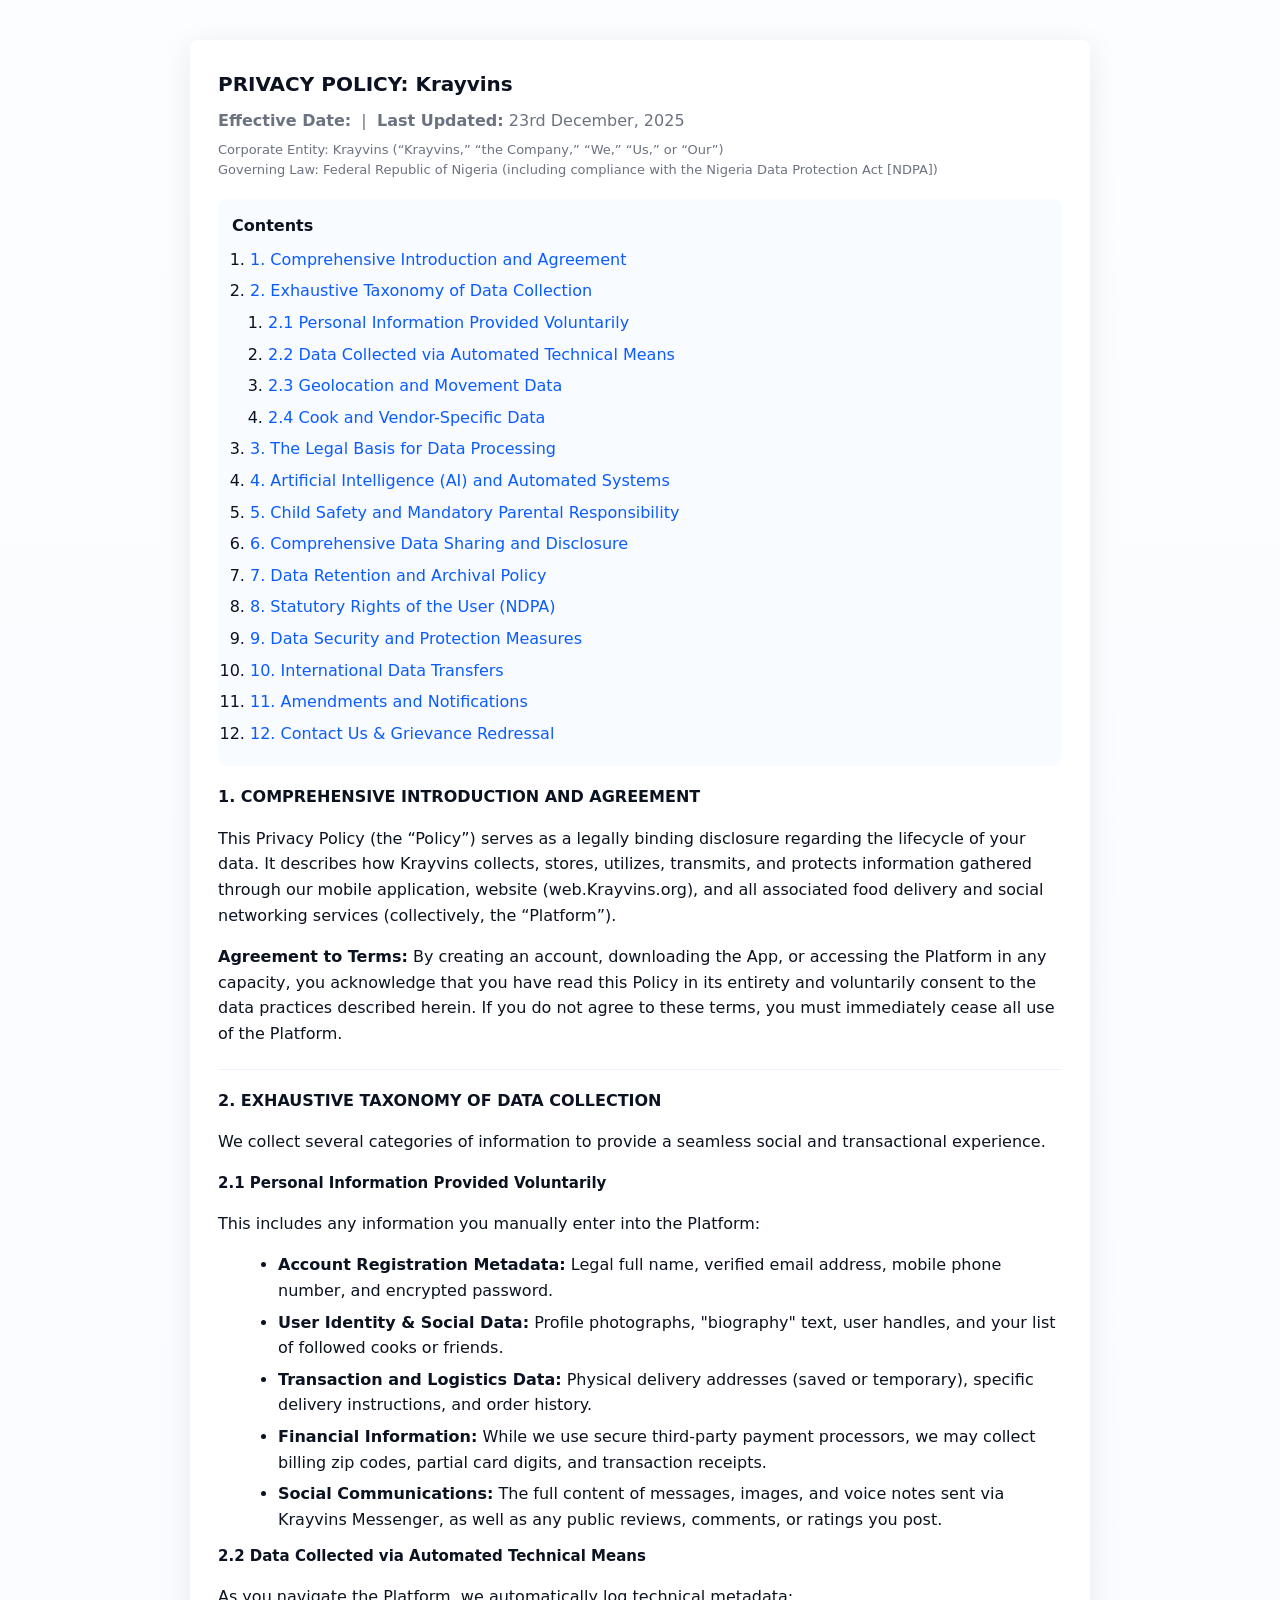
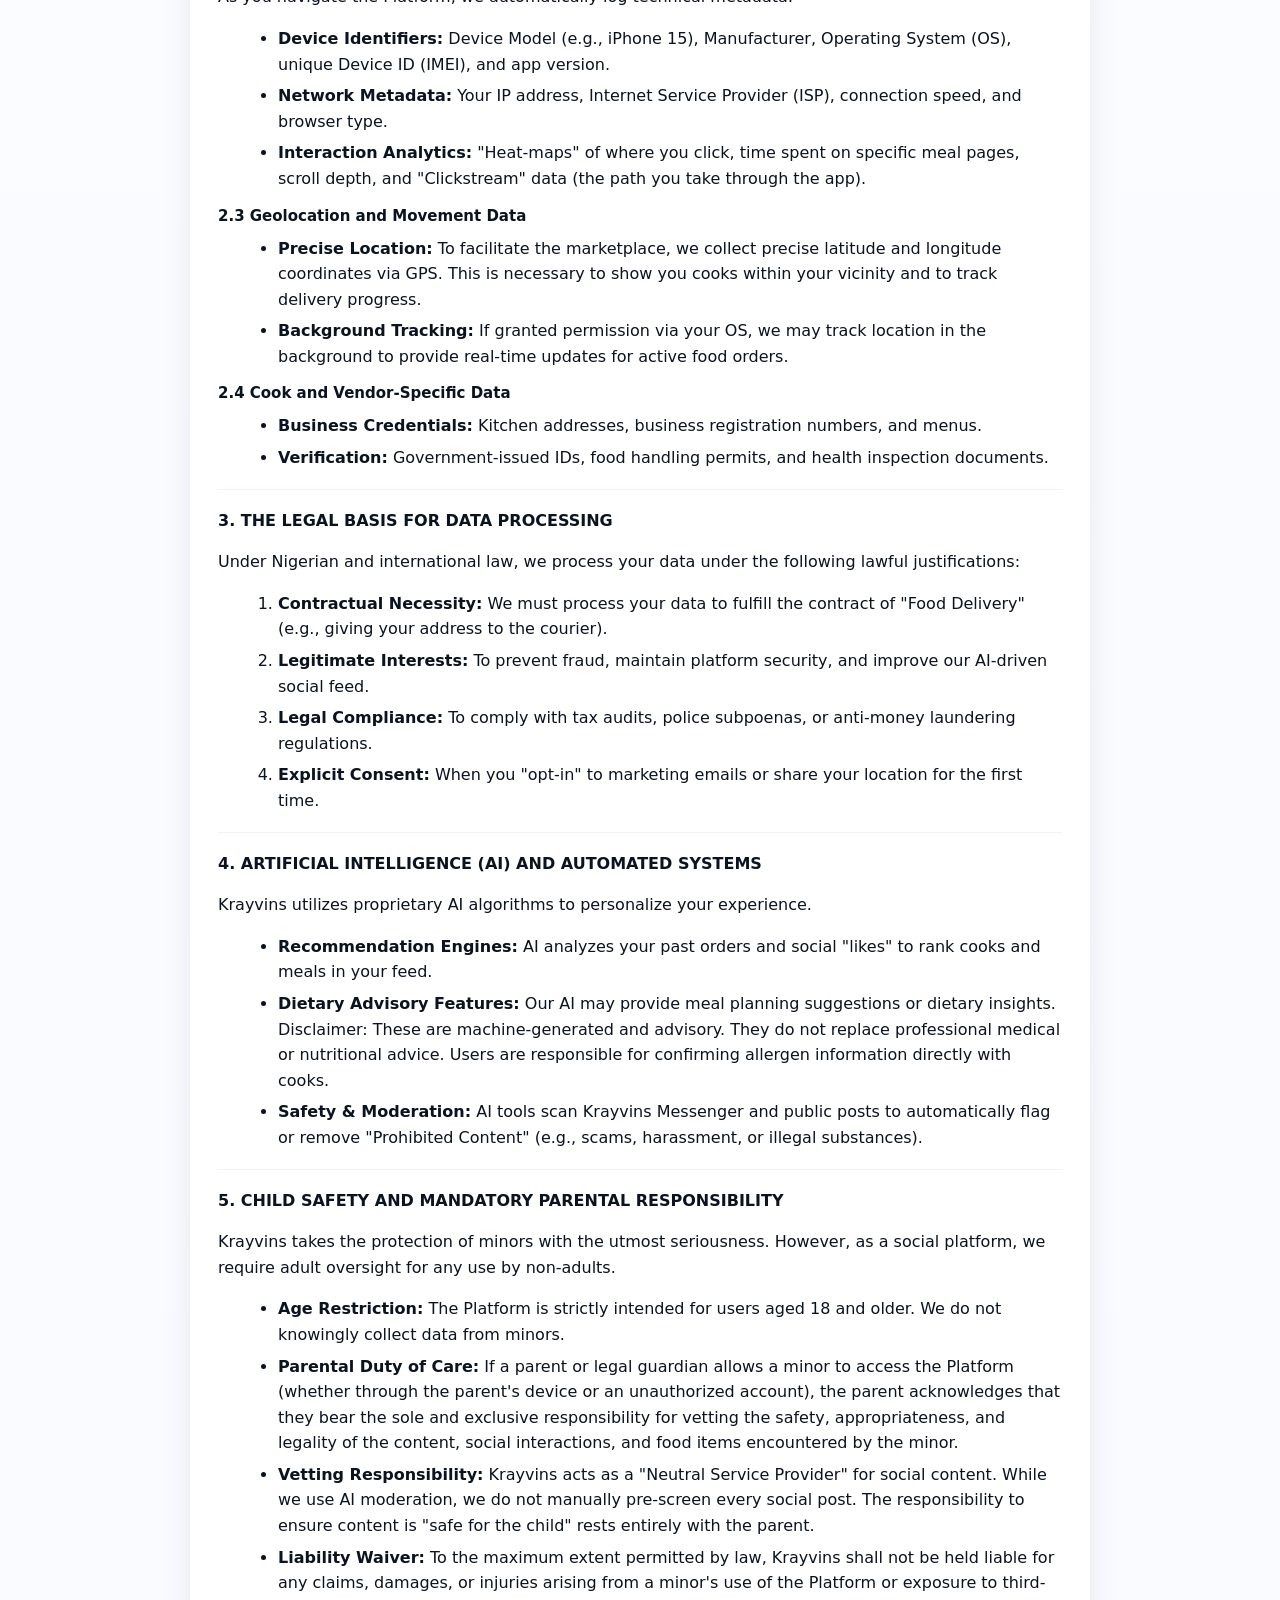
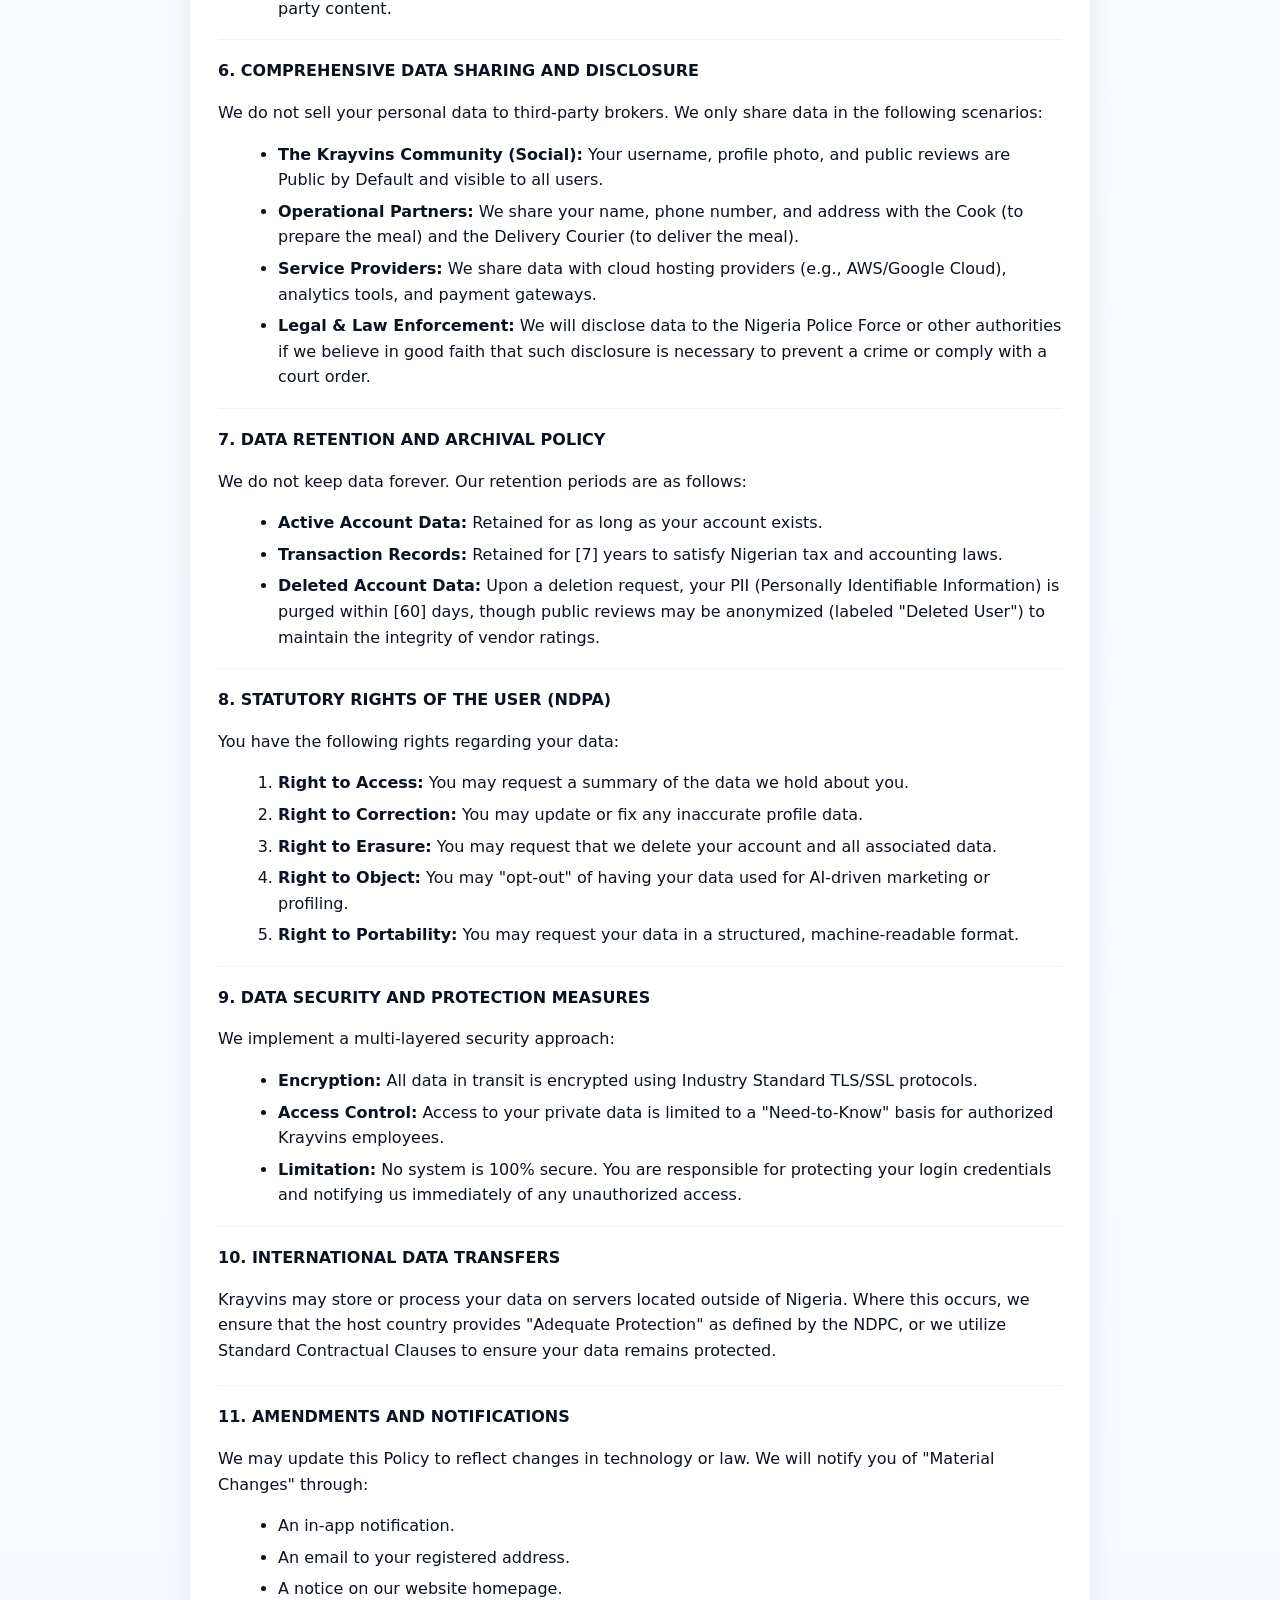
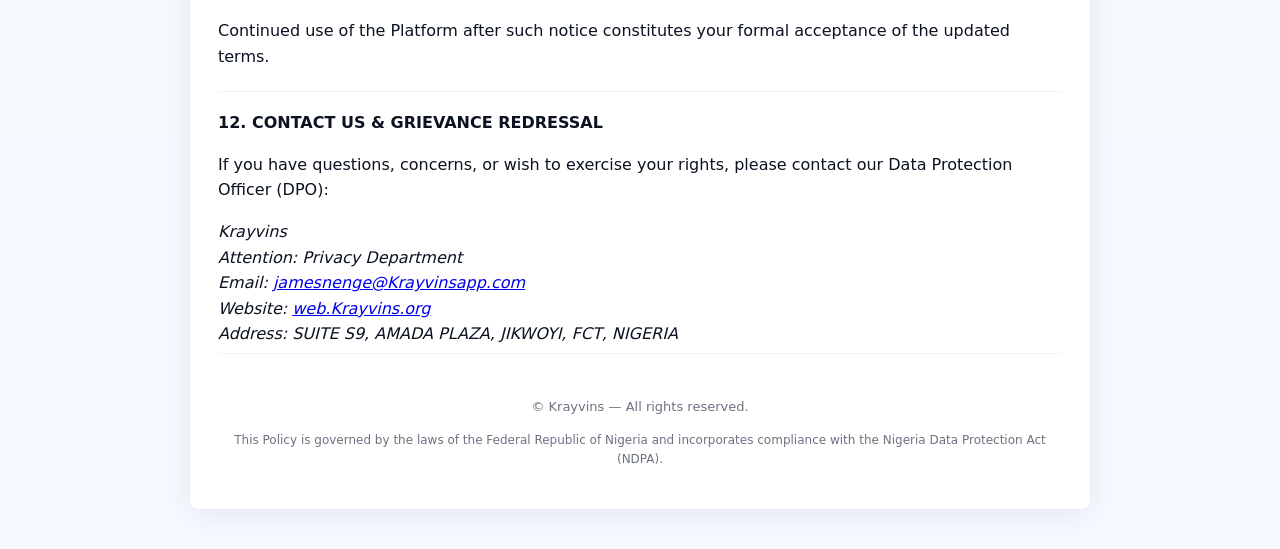
<file: index.html>
<!doctype html>
<html lang="en">
  <head>
    <meta charset="utf-8">
    <meta name="viewport" content="width=device-width,initial-scale=1">
    <title>Krayvins — Privacy Policy</title>
    <link rel="stylesheet" href="styles/privacy-policy.css">
  </head>
  <body>
    <main class="container">
      <header class="header">
        <h1>PRIVACY POLICY: Krayvins</h1>
        <p class="meta">
          <strong>Effective Date:</strong> <span id="effective-date"> </span>
          &nbsp;|&nbsp;
          <strong>Last Updated:</strong> <span id="last-updated"> 23rd December, 2025</span>
        </p>
        <p class="meta small">Corporate Entity: Krayvins (“Krayvins,” “the Company,” “We,” “Us,” or “Our”)<br>
        Governing Law: Federal Republic of Nigeria (including compliance with the Nigeria Data Protection Act [NDPA])</p>
      </header>

      <nav class="toc" aria-label="Table of contents">
        <h2>Contents</h2>
        <ol>
          <li><a href="#intro">1. Comprehensive Introduction and Agreement</a></li>
          <li><a href="#data-collection">2. Exhaustive Taxonomy of Data Collection</a>
            <ol>
              <li><a href="#voluntary">2.1 Personal Information Provided Voluntarily</a></li>
              <li><a href="#automated">2.2 Data Collected via Automated Technical Means</a></li>
              <li><a href="#geolocation">2.3 Geolocation and Movement Data</a></li>
              <li><a href="#cook-data">2.4 Cook and Vendor-Specific Data</a></li>
            </ol>
          </li>
          <li><a href="#legal-basis">3. The Legal Basis for Data Processing</a></li>
          <li><a href="#ai">4. Artificial Intelligence (AI) and Automated Systems</a></li>
          <li><a href="#children">5. Child Safety and Mandatory Parental Responsibility</a></li>
          <li><a href="#sharing">6. Comprehensive Data Sharing and Disclosure</a></li>
          <li><a href="#retention">7. Data Retention and Archival Policy</a></li>
          <li><a href="#rights">8. Statutory Rights of the User (NDPA)</a></li>
          <li><a href="#security">9. Data Security and Protection Measures</a></li>
          <li><a href="#transfers">10. International Data Transfers</a></li>
          <li><a href="#amendments">11. Amendments and Notifications</a></li>
          <li><a href="#contact">12. Contact Us & Grievance Redressal</a></li>
        </ol>
      </nav>

      <article class="policy" id="intro">
        <h2>1. COMPREHENSIVE INTRODUCTION AND AGREEMENT</h2>
        <p>This Privacy Policy (the “Policy”) serves as a legally binding disclosure regarding the lifecycle of your data. It describes how Krayvins collects, stores, utilizes, transmits, and protects information gathered through our mobile application, website (web.Krayvins.org), and all associated food delivery and social networking services (collectively, the “Platform”).</p>
        <p><strong>Agreement to Terms:</strong> By creating an account, downloading the App, or accessing the Platform in any capacity, you acknowledge that you have read this Policy in its entirety and voluntarily consent to the data practices described herein. If you do not agree to these terms, you must immediately cease all use of the Platform.</p>
      </article>

      <article class="policy" id="data-collection">
        <h2>2. EXHAUSTIVE TAXONOMY OF DATA COLLECTION</h2>
        <p>We collect several categories of information to provide a seamless social and transactional experience.</p>

        <h3 id="voluntary">2.1 Personal Information Provided Voluntarily</h3>
        <p>This includes any information you manually enter into the Platform:</p>
        <ul>
          <li><strong>Account Registration Metadata:</strong> Legal full name, verified email address, mobile phone number, and encrypted password.</li>
          <li><strong>User Identity & Social Data:</strong> Profile photographs, "biography" text, user handles, and your list of followed cooks or friends.</li>
          <li><strong>Transaction and Logistics Data:</strong> Physical delivery addresses (saved or temporary), specific delivery instructions, and order history.</li>
          <li><strong>Financial Information:</strong> While we use secure third-party payment processors, we may collect billing zip codes, partial card digits, and transaction receipts.</li>
          <li><strong>Social Communications:</strong> The full content of messages, images, and voice notes sent via Krayvins Messenger, as well as any public reviews, comments, or ratings you post.</li>
        </ul>

        <h3 id="automated">2.2 Data Collected via Automated Technical Means</h3>
        <p>As you navigate the Platform, we automatically log technical metadata:</p>
        <ul>
          <li><strong>Device Identifiers:</strong> Device Model (e.g., iPhone 15), Manufacturer, Operating System (OS), unique Device ID (IMEI), and app version.</li>
          <li><strong>Network Metadata:</strong> Your IP address, Internet Service Provider (ISP), connection speed, and browser type.</li>
          <li><strong>Interaction Analytics:</strong> "Heat-maps" of where you click, time spent on specific meal pages, scroll depth, and "Clickstream" data (the path you take through the app).</li>
        </ul>

        <h3 id="geolocation">2.3 Geolocation and Movement Data</h3>
        <ul>
          <li><strong>Precise Location:</strong> To facilitate the marketplace, we collect precise latitude and longitude coordinates via GPS. This is necessary to show you cooks within your vicinity and to track delivery progress.</li>
          <li><strong>Background Tracking:</strong> If granted permission via your OS, we may track location in the background to provide real-time updates for active food orders.</li>
        </ul>

        <h3 id="cook-data">2.4 Cook and Vendor-Specific Data</h3>
        <ul>
          <li><strong>Business Credentials:</strong> Kitchen addresses, business registration numbers, and menus.</li>
          <li><strong>Verification:</strong> Government-issued IDs, food handling permits, and health inspection documents.</li>
        </ul>
      </article>

      <article class="policy" id="legal-basis">
        <h2>3. THE LEGAL BASIS FOR DATA PROCESSING</h2>
        <p>Under Nigerian and international law, we process your data under the following lawful justifications:</p>
        <ol>
          <li><strong>Contractual Necessity:</strong> We must process your data to fulfill the contract of "Food Delivery" (e.g., giving your address to the courier).</li>
          <li><strong>Legitimate Interests:</strong> To prevent fraud, maintain platform security, and improve our AI-driven social feed.</li>
          <li><strong>Legal Compliance:</strong> To comply with tax audits, police subpoenas, or anti-money laundering regulations.</li>
          <li><strong>Explicit Consent:</strong> When you "opt-in" to marketing emails or share your location for the first time.</li>
        </ol>
      </article>

      <article class="policy" id="ai">
        <h2>4. ARTIFICIAL INTELLIGENCE (AI) AND AUTOMATED SYSTEMS</h2>
        <p>Krayvins utilizes proprietary AI algorithms to personalize your experience.</p>
        <ul>
          <li><strong>Recommendation Engines:</strong> AI analyzes your past orders and social "likes" to rank cooks and meals in your feed.</li>
          <li><strong>Dietary Advisory Features:</strong> Our AI may provide meal planning suggestions or dietary insights. Disclaimer: These are machine-generated and advisory. They do not replace professional medical or nutritional advice. Users are responsible for confirming allergen information directly with cooks.</li>
          <li><strong>Safety & Moderation:</strong> AI tools scan Krayvins Messenger and public posts to automatically flag or remove "Prohibited Content" (e.g., scams, harassment, or illegal substances).</li>
        </ul>
      </article>

      <article class="policy" id="children">
        <h2>5. CHILD SAFETY AND MANDATORY PARENTAL RESPONSIBILITY</h2>
        <p>Krayvins takes the protection of minors with the utmost seriousness. However, as a social platform, we require adult oversight for any use by non-adults.</p>
        <ul>
          <li><strong>Age Restriction:</strong> The Platform is strictly intended for users aged 18 and older. We do not knowingly collect data from minors.</li>
          <li><strong>Parental Duty of Care:</strong> If a parent or legal guardian allows a minor to access the Platform (whether through the parent's device or an unauthorized account), the parent acknowledges that they bear the sole and exclusive responsibility for vetting the safety, appropriateness, and legality of the content, social interactions, and food items encountered by the minor.</li>
          <li><strong>Vetting Responsibility:</strong> Krayvins acts as a "Neutral Service Provider" for social content. While we use AI moderation, we do not manually pre-screen every social post. The responsibility to ensure content is "safe for the child" rests entirely with the parent.</li>
          <li><strong>Liability Waiver:</strong> To the maximum extent permitted by law, Krayvins shall not be held liable for any claims, damages, or injuries arising from a minor's use of the Platform or exposure to third-party content.</li>
        </ul>
      </article>

      <article class="policy" id="sharing">
        <h2>6. COMPREHENSIVE DATA SHARING AND DISCLOSURE</h2>
        <p>We do not sell your personal data to third-party brokers. We only share data in the following scenarios:</p>
        <ul>
          <li><strong>The Krayvins Community (Social):</strong> Your username, profile photo, and public reviews are Public by Default and visible to all users.</li>
          <li><strong>Operational Partners:</strong> We share your name, phone number, and address with the Cook (to prepare the meal) and the Delivery Courier (to deliver the meal).</li>
          <li><strong>Service Providers:</strong> We share data with cloud hosting providers (e.g., AWS/Google Cloud), analytics tools, and payment gateways.</li>
          <li><strong>Legal & Law Enforcement:</strong> We will disclose data to the Nigeria Police Force or other authorities if we believe in good faith that such disclosure is necessary to prevent a crime or comply with a court order.</li>
        </ul>
      </article>

      <article class="policy" id="retention">
        <h2>7. DATA RETENTION AND ARCHIVAL POLICY</h2>
        <p>We do not keep data forever. Our retention periods are as follows:</p>
        <ul>
          <li><strong>Active Account Data:</strong> Retained for as long as your account exists.</li>
          <li><strong>Transaction Records:</strong> Retained for [7] years to satisfy Nigerian tax and accounting laws.</li>
          <li><strong>Deleted Account Data:</strong> Upon a deletion request, your PII (Personally Identifiable Information) is purged within [60] days, though public reviews may be anonymized (labeled "Deleted User") to maintain the integrity of vendor ratings.</li>
        </ul>
      </article>

      <article class="policy" id="rights">
        <h2>8. STATUTORY RIGHTS OF THE USER (NDPA)</h2>
        <p>You have the following rights regarding your data:</p>
        <ol>
          <li><strong>Right to Access:</strong> You may request a summary of the data we hold about you.</li>
          <li><strong>Right to Correction:</strong> You may update or fix any inaccurate profile data.</li>
          <li><strong>Right to Erasure:</strong> You may request that we delete your account and all associated data.</li>
          <li><strong>Right to Object:</strong> You may "opt-out" of having your data used for AI-driven marketing or profiling.</li>
          <li><strong>Right to Portability:</strong> You may request your data in a structured, machine-readable format.</li>
        </ol>
      </article>

      <article class="policy" id="security">
        <h2>9. DATA SECURITY AND PROTECTION MEASURES</h2>
        <p>We implement a multi-layered security approach:</p>
        <ul>
          <li><strong>Encryption:</strong> All data in transit is encrypted using Industry Standard TLS/SSL protocols.</li>
          <li><strong>Access Control:</strong> Access to your private data is limited to a "Need-to-Know" basis for authorized Krayvins employees.</li>
          <li><strong>Limitation:</strong> No system is 100% secure. You are responsible for protecting your login credentials and notifying us immediately of any unauthorized access.</li>
        </ul>
      </article>

      <article class="policy" id="transfers">
        <h2>10. INTERNATIONAL DATA TRANSFERS</h2>
        <p>Krayvins may store or process your data on servers located outside of Nigeria. Where this occurs, we ensure that the host country provides "Adequate Protection" as defined by the NDPC, or we utilize Standard Contractual Clauses to ensure your data remains protected.</p>
      </article>

      <article class="policy" id="amendments">
        <h2>11. AMENDMENTS AND NOTIFICATIONS</h2>
        <p>We may update this Policy to reflect changes in technology or law. We will notify you of "Material Changes" through:</p>
        <ul>
          <li>An in-app notification.</li>
          <li>An email to your registered address.</li>
          <li>A notice on our website homepage.</li>
        </ul>
        <p>Continued use of the Platform after such notice constitutes your formal acceptance of the updated terms.</p>
      </article>

      <article class="policy" id="contact">
        <h2>12. CONTACT US &amp; GRIEVANCE REDRESSAL</h2>
        <p>If you have questions, concerns, or wish to exercise your rights, please contact our Data Protection Officer (DPO):</p>
        <address>
          Krayvins<br>
          Attention: Privacy Department<br>
          Email: <a href="mailto:[email@example.com]"> jamesnenge@Krayvinsapp.com </a><br>
          Website: <a href="https://web.Krayvins.org" target="_blank" rel="noopener">web.Krayvins.org</a><br>
          Address: SUITE S9, AMADA PLAZA, JIKWOYI, FCT, NIGERIA
        </address>
      </article>

      <footer class="footer">
        <p>© Krayvins — All rights reserved.</p>
        <p class="small">This Policy is governed by the laws of the Federal Republic of Nigeria and incorporates compliance with the Nigeria Data Protection Act (NDPA).</p>
      </footer>
    </main>

    <script>
      // small enhancement: smooth scroll for TOC links
      document.addEventListener('DOMContentLoaded', function(){
        document.querySelectorAll('a[href^="#"]').forEach(function(a){
          a.addEventListener('click', function(e){
            e.preventDefault();
            var id = this.getAttribute('href').slice(1);
            var el = document.getElementById(id);
            if(el) el.scrollIntoView({behavior:'smooth',block:'start'});
          });
        });
      });
    </script>
  </body>
</html>
</file>
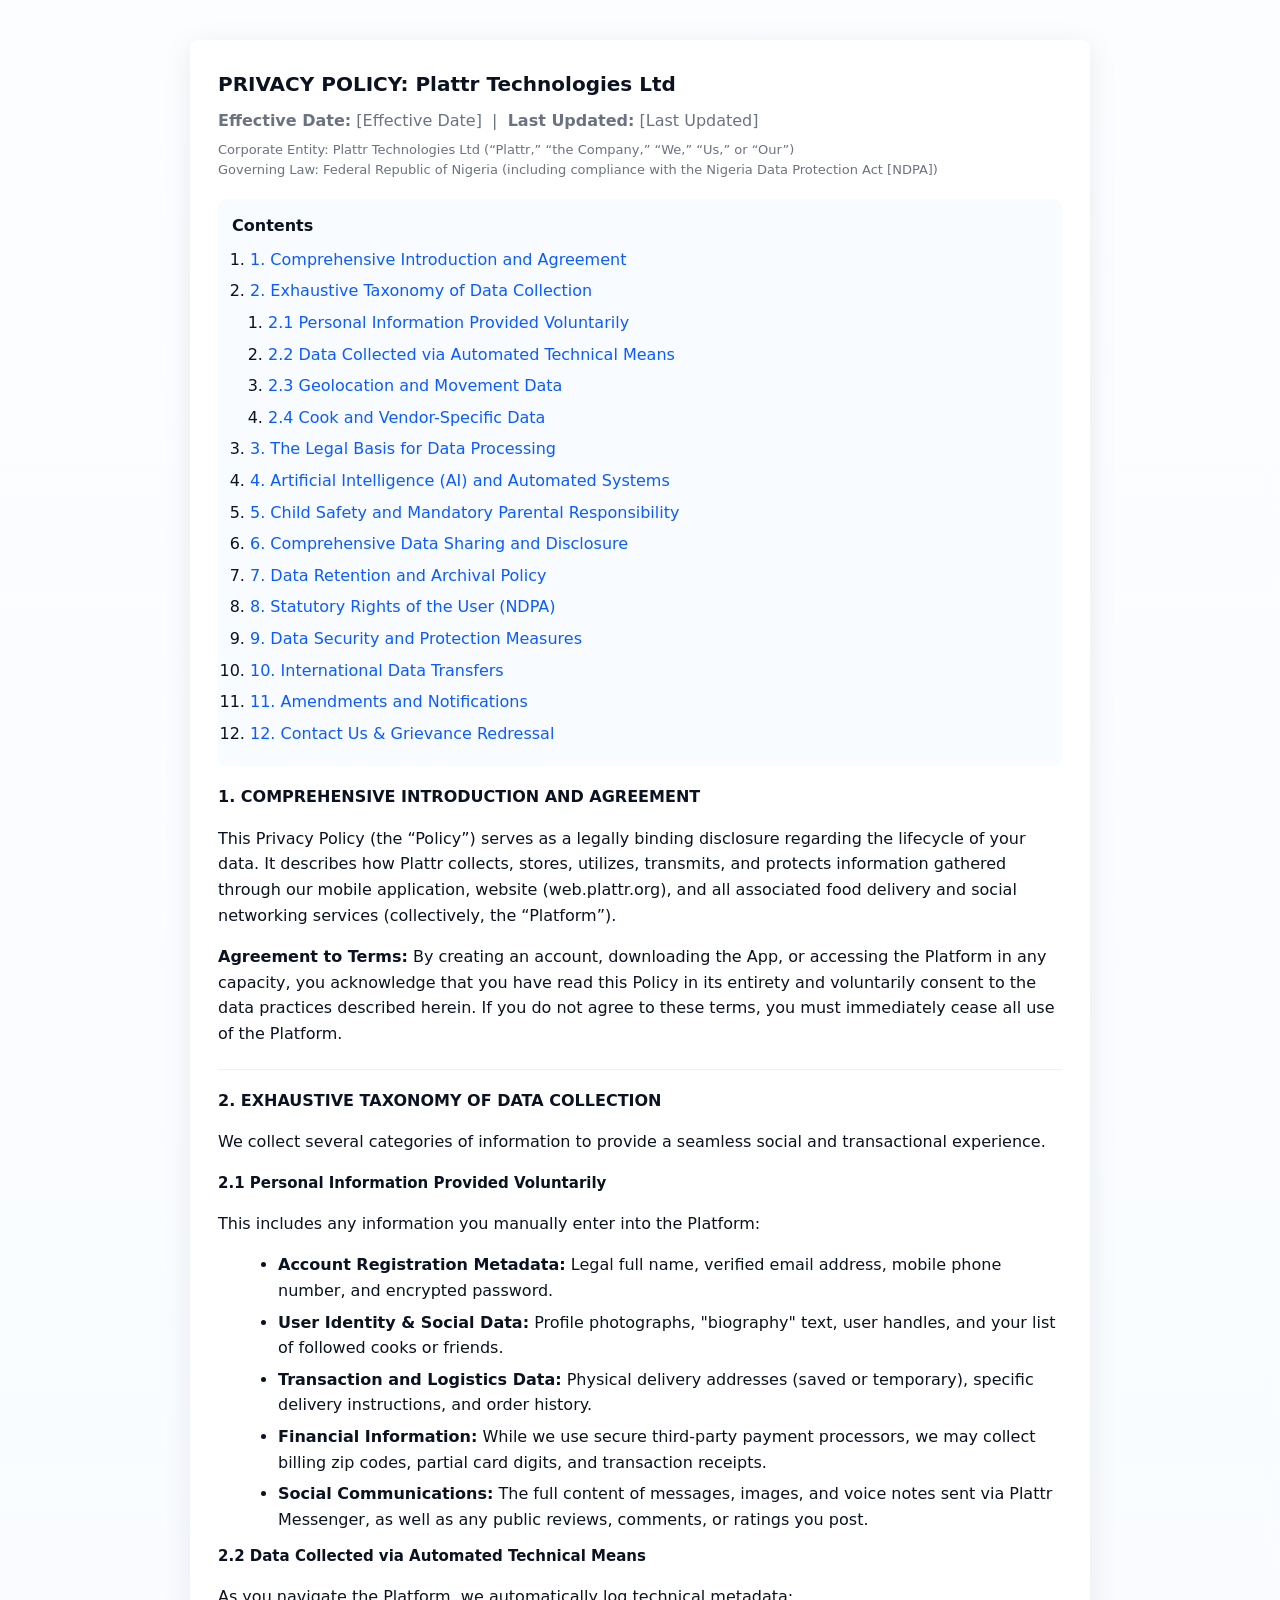
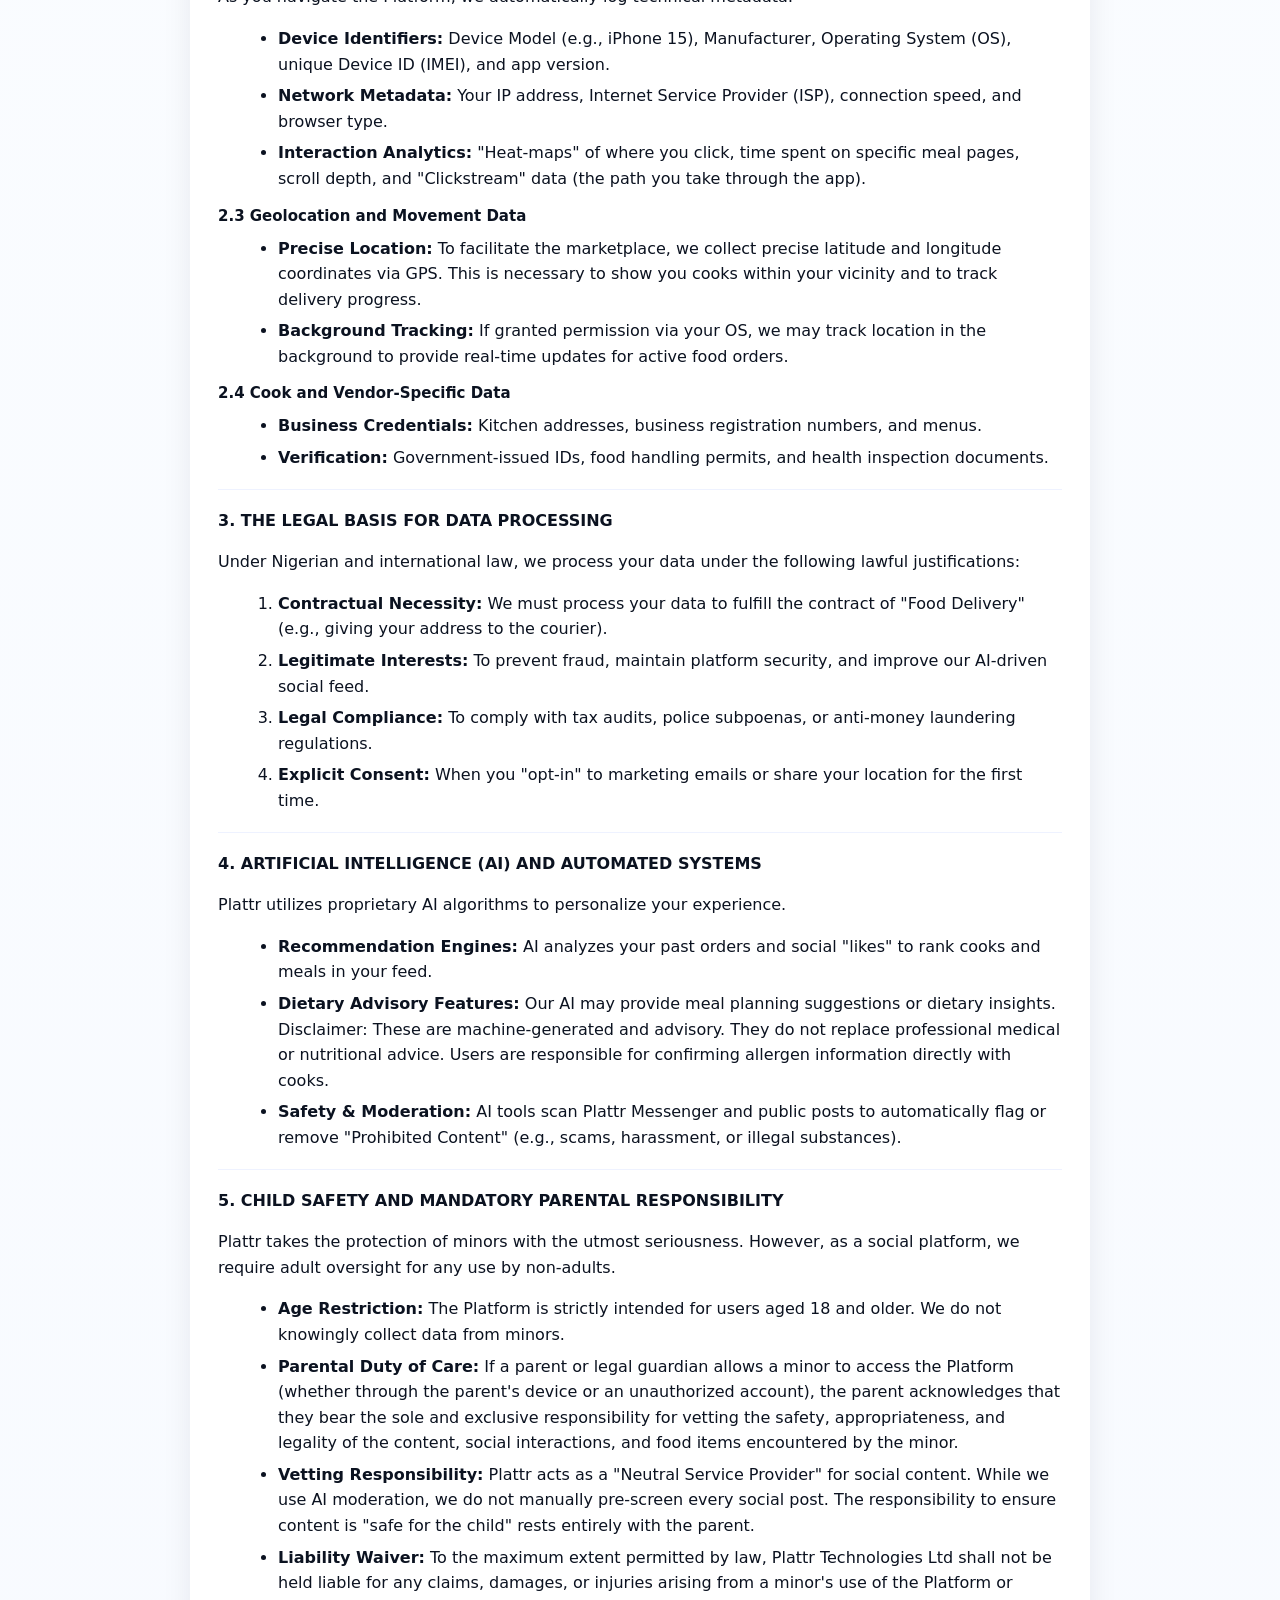
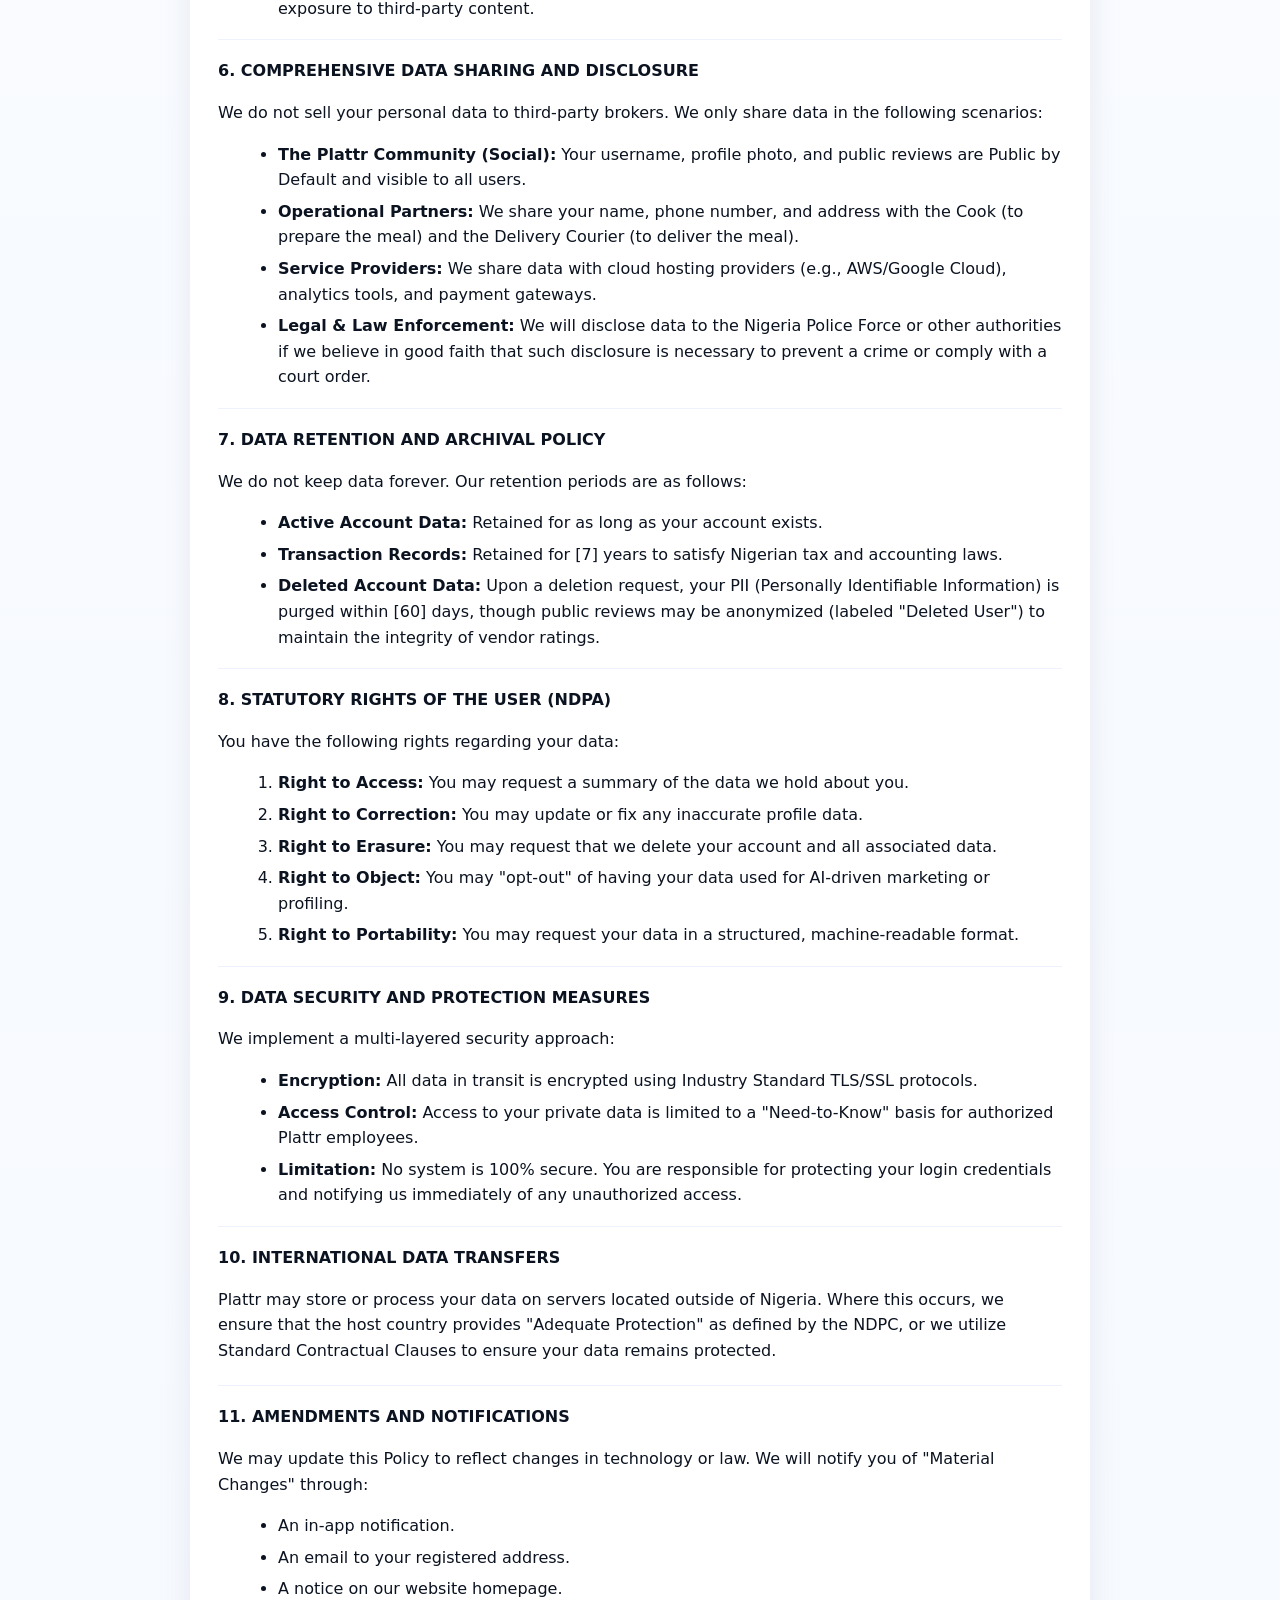
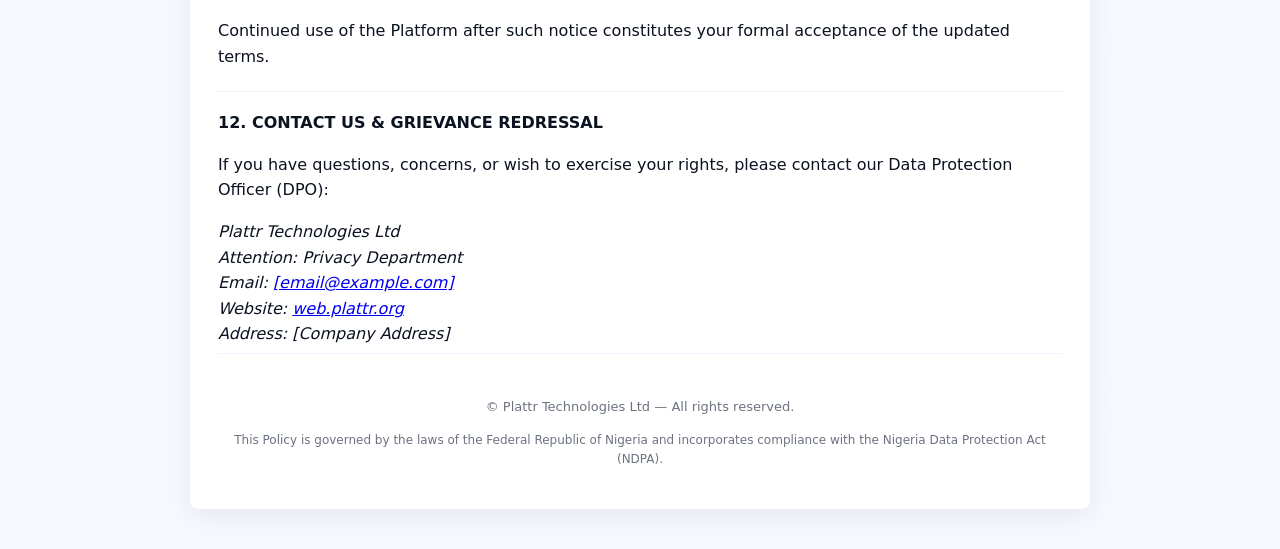
<file: privacy-policy.html>
<!doctype html>
<html lang="en">
  <head>
    <meta charset="utf-8">
    <meta name="viewport" content="width=device-width,initial-scale=1">
    <title>Plattr Technologies Ltd — Privacy Policy</title>
    <link rel="stylesheet" href="styles/privacy-policy.css">
  </head>
  <body>
    <main class="container">
      <header class="header">
        <h1>PRIVACY POLICY: Plattr Technologies Ltd</h1>
        <p class="meta">
          <strong>Effective Date:</strong> <span id="effective-date">[Effective Date]</span>
          &nbsp;|&nbsp;
          <strong>Last Updated:</strong> <span id="last-updated">[Last Updated]</span>
        </p>
        <p class="meta small">Corporate Entity: Plattr Technologies Ltd (“Plattr,” “the Company,” “We,” “Us,” or “Our”)<br>
        Governing Law: Federal Republic of Nigeria (including compliance with the Nigeria Data Protection Act [NDPA])</p>
      </header>

      <nav class="toc" aria-label="Table of contents">
        <h2>Contents</h2>
        <ol>
          <li><a href="#intro">1. Comprehensive Introduction and Agreement</a></li>
          <li><a href="#data-collection">2. Exhaustive Taxonomy of Data Collection</a>
            <ol>
              <li><a href="#voluntary">2.1 Personal Information Provided Voluntarily</a></li>
              <li><a href="#automated">2.2 Data Collected via Automated Technical Means</a></li>
              <li><a href="#geolocation">2.3 Geolocation and Movement Data</a></li>
              <li><a href="#cook-data">2.4 Cook and Vendor-Specific Data</a></li>
            </ol>
          </li>
          <li><a href="#legal-basis">3. The Legal Basis for Data Processing</a></li>
          <li><a href="#ai">4. Artificial Intelligence (AI) and Automated Systems</a></li>
          <li><a href="#children">5. Child Safety and Mandatory Parental Responsibility</a></li>
          <li><a href="#sharing">6. Comprehensive Data Sharing and Disclosure</a></li>
          <li><a href="#retention">7. Data Retention and Archival Policy</a></li>
          <li><a href="#rights">8. Statutory Rights of the User (NDPA)</a></li>
          <li><a href="#security">9. Data Security and Protection Measures</a></li>
          <li><a href="#transfers">10. International Data Transfers</a></li>
          <li><a href="#amendments">11. Amendments and Notifications</a></li>
          <li><a href="#contact">12. Contact Us & Grievance Redressal</a></li>
        </ol>
      </nav>

      <article class="policy" id="intro">
        <h2>1. COMPREHENSIVE INTRODUCTION AND AGREEMENT</h2>
        <p>This Privacy Policy (the “Policy”) serves as a legally binding disclosure regarding the lifecycle of your data. It describes how Plattr collects, stores, utilizes, transmits, and protects information gathered through our mobile application, website (web.plattr.org), and all associated food delivery and social networking services (collectively, the “Platform”).</p>
        <p><strong>Agreement to Terms:</strong> By creating an account, downloading the App, or accessing the Platform in any capacity, you acknowledge that you have read this Policy in its entirety and voluntarily consent to the data practices described herein. If you do not agree to these terms, you must immediately cease all use of the Platform.</p>
      </article>

      <article class="policy" id="data-collection">
        <h2>2. EXHAUSTIVE TAXONOMY OF DATA COLLECTION</h2>
        <p>We collect several categories of information to provide a seamless social and transactional experience.</p>

        <h3 id="voluntary">2.1 Personal Information Provided Voluntarily</h3>
        <p>This includes any information you manually enter into the Platform:</p>
        <ul>
          <li><strong>Account Registration Metadata:</strong> Legal full name, verified email address, mobile phone number, and encrypted password.</li>
          <li><strong>User Identity & Social Data:</strong> Profile photographs, "biography" text, user handles, and your list of followed cooks or friends.</li>
          <li><strong>Transaction and Logistics Data:</strong> Physical delivery addresses (saved or temporary), specific delivery instructions, and order history.</li>
          <li><strong>Financial Information:</strong> While we use secure third-party payment processors, we may collect billing zip codes, partial card digits, and transaction receipts.</li>
          <li><strong>Social Communications:</strong> The full content of messages, images, and voice notes sent via Plattr Messenger, as well as any public reviews, comments, or ratings you post.</li>
        </ul>

        <h3 id="automated">2.2 Data Collected via Automated Technical Means</h3>
        <p>As you navigate the Platform, we automatically log technical metadata:</p>
        <ul>
          <li><strong>Device Identifiers:</strong> Device Model (e.g., iPhone 15), Manufacturer, Operating System (OS), unique Device ID (IMEI), and app version.</li>
          <li><strong>Network Metadata:</strong> Your IP address, Internet Service Provider (ISP), connection speed, and browser type.</li>
          <li><strong>Interaction Analytics:</strong> "Heat-maps" of where you click, time spent on specific meal pages, scroll depth, and "Clickstream" data (the path you take through the app).</li>
        </ul>

        <h3 id="geolocation">2.3 Geolocation and Movement Data</h3>
        <ul>
          <li><strong>Precise Location:</strong> To facilitate the marketplace, we collect precise latitude and longitude coordinates via GPS. This is necessary to show you cooks within your vicinity and to track delivery progress.</li>
          <li><strong>Background Tracking:</strong> If granted permission via your OS, we may track location in the background to provide real-time updates for active food orders.</li>
        </ul>

        <h3 id="cook-data">2.4 Cook and Vendor-Specific Data</h3>
        <ul>
          <li><strong>Business Credentials:</strong> Kitchen addresses, business registration numbers, and menus.</li>
          <li><strong>Verification:</strong> Government-issued IDs, food handling permits, and health inspection documents.</li>
        </ul>
      </article>

      <article class="policy" id="legal-basis">
        <h2>3. THE LEGAL BASIS FOR DATA PROCESSING</h2>
        <p>Under Nigerian and international law, we process your data under the following lawful justifications:</p>
        <ol>
          <li><strong>Contractual Necessity:</strong> We must process your data to fulfill the contract of "Food Delivery" (e.g., giving your address to the courier).</li>
          <li><strong>Legitimate Interests:</strong> To prevent fraud, maintain platform security, and improve our AI-driven social feed.</li>
          <li><strong>Legal Compliance:</strong> To comply with tax audits, police subpoenas, or anti-money laundering regulations.</li>
          <li><strong>Explicit Consent:</strong> When you "opt-in" to marketing emails or share your location for the first time.</li>
        </ol>
      </article>

      <article class="policy" id="ai">
        <h2>4. ARTIFICIAL INTELLIGENCE (AI) AND AUTOMATED SYSTEMS</h2>
        <p>Plattr utilizes proprietary AI algorithms to personalize your experience.</p>
        <ul>
          <li><strong>Recommendation Engines:</strong> AI analyzes your past orders and social "likes" to rank cooks and meals in your feed.</li>
          <li><strong>Dietary Advisory Features:</strong> Our AI may provide meal planning suggestions or dietary insights. Disclaimer: These are machine-generated and advisory. They do not replace professional medical or nutritional advice. Users are responsible for confirming allergen information directly with cooks.</li>
          <li><strong>Safety & Moderation:</strong> AI tools scan Plattr Messenger and public posts to automatically flag or remove "Prohibited Content" (e.g., scams, harassment, or illegal substances).</li>
        </ul>
      </article>

      <article class="policy" id="children">
        <h2>5. CHILD SAFETY AND MANDATORY PARENTAL RESPONSIBILITY</h2>
        <p>Plattr takes the protection of minors with the utmost seriousness. However, as a social platform, we require adult oversight for any use by non-adults.</p>
        <ul>
          <li><strong>Age Restriction:</strong> The Platform is strictly intended for users aged 18 and older. We do not knowingly collect data from minors.</li>
          <li><strong>Parental Duty of Care:</strong> If a parent or legal guardian allows a minor to access the Platform (whether through the parent's device or an unauthorized account), the parent acknowledges that they bear the sole and exclusive responsibility for vetting the safety, appropriateness, and legality of the content, social interactions, and food items encountered by the minor.</li>
          <li><strong>Vetting Responsibility:</strong> Plattr acts as a "Neutral Service Provider" for social content. While we use AI moderation, we do not manually pre-screen every social post. The responsibility to ensure content is "safe for the child" rests entirely with the parent.</li>
          <li><strong>Liability Waiver:</strong> To the maximum extent permitted by law, Plattr Technologies Ltd shall not be held liable for any claims, damages, or injuries arising from a minor's use of the Platform or exposure to third-party content.</li>
        </ul>
      </article>

      <article class="policy" id="sharing">
        <h2>6. COMPREHENSIVE DATA SHARING AND DISCLOSURE</h2>
        <p>We do not sell your personal data to third-party brokers. We only share data in the following scenarios:</p>
        <ul>
          <li><strong>The Plattr Community (Social):</strong> Your username, profile photo, and public reviews are Public by Default and visible to all users.</li>
          <li><strong>Operational Partners:</strong> We share your name, phone number, and address with the Cook (to prepare the meal) and the Delivery Courier (to deliver the meal).</li>
          <li><strong>Service Providers:</strong> We share data with cloud hosting providers (e.g., AWS/Google Cloud), analytics tools, and payment gateways.</li>
          <li><strong>Legal & Law Enforcement:</strong> We will disclose data to the Nigeria Police Force or other authorities if we believe in good faith that such disclosure is necessary to prevent a crime or comply with a court order.</li>
        </ul>
      </article>

      <article class="policy" id="retention">
        <h2>7. DATA RETENTION AND ARCHIVAL POLICY</h2>
        <p>We do not keep data forever. Our retention periods are as follows:</p>
        <ul>
          <li><strong>Active Account Data:</strong> Retained for as long as your account exists.</li>
          <li><strong>Transaction Records:</strong> Retained for [7] years to satisfy Nigerian tax and accounting laws.</li>
          <li><strong>Deleted Account Data:</strong> Upon a deletion request, your PII (Personally Identifiable Information) is purged within [60] days, though public reviews may be anonymized (labeled "Deleted User") to maintain the integrity of vendor ratings.</li>
        </ul>
      </article>

      <article class="policy" id="rights">
        <h2>8. STATUTORY RIGHTS OF THE USER (NDPA)</h2>
        <p>You have the following rights regarding your data:</p>
        <ol>
          <li><strong>Right to Access:</strong> You may request a summary of the data we hold about you.</li>
          <li><strong>Right to Correction:</strong> You may update or fix any inaccurate profile data.</li>
          <li><strong>Right to Erasure:</strong> You may request that we delete your account and all associated data.</li>
          <li><strong>Right to Object:</strong> You may "opt-out" of having your data used for AI-driven marketing or profiling.</li>
          <li><strong>Right to Portability:</strong> You may request your data in a structured, machine-readable format.</li>
        </ol>
      </article>

      <article class="policy" id="security">
        <h2>9. DATA SECURITY AND PROTECTION MEASURES</h2>
        <p>We implement a multi-layered security approach:</p>
        <ul>
          <li><strong>Encryption:</strong> All data in transit is encrypted using Industry Standard TLS/SSL protocols.</li>
          <li><strong>Access Control:</strong> Access to your private data is limited to a "Need-to-Know" basis for authorized Plattr employees.</li>
          <li><strong>Limitation:</strong> No system is 100% secure. You are responsible for protecting your login credentials and notifying us immediately of any unauthorized access.</li>
        </ul>
      </article>

      <article class="policy" id="transfers">
        <h2>10. INTERNATIONAL DATA TRANSFERS</h2>
        <p>Plattr may store or process your data on servers located outside of Nigeria. Where this occurs, we ensure that the host country provides "Adequate Protection" as defined by the NDPC, or we utilize Standard Contractual Clauses to ensure your data remains protected.</p>
      </article>

      <article class="policy" id="amendments">
        <h2>11. AMENDMENTS AND NOTIFICATIONS</h2>
        <p>We may update this Policy to reflect changes in technology or law. We will notify you of "Material Changes" through:</p>
        <ul>
          <li>An in-app notification.</li>
          <li>An email to your registered address.</li>
          <li>A notice on our website homepage.</li>
        </ul>
        <p>Continued use of the Platform after such notice constitutes your formal acceptance of the updated terms.</p>
      </article>

      <article class="policy" id="contact">
        <h2>12. CONTACT US &amp; GRIEVANCE REDRESSAL</h2>
        <p>If you have questions, concerns, or wish to exercise your rights, please contact our Data Protection Officer (DPO):</p>
        <address>
          Plattr Technologies Ltd<br>
          Attention: Privacy Department<br>
          Email: <a href="mailto:[email@example.com]">[email@example.com]</a><br>
          Website: <a href="https://web.plattr.org" target="_blank" rel="noopener">web.plattr.org</a><br>
          Address: [Company Address]
        </address>
      </article>

      <footer class="footer">
        <p>© Plattr Technologies Ltd — All rights reserved.</p>
        <p class="small">This Policy is governed by the laws of the Federal Republic of Nigeria and incorporates compliance with the Nigeria Data Protection Act (NDPA).</p>
      </footer>
    </main>

    <script>
      // small enhancement: smooth scroll for TOC links
      document.addEventListener('DOMContentLoaded', function(){
        document.querySelectorAll('a[href^="#"]').forEach(function(a){
          a.addEventListener('click', function(e){
            e.preventDefault();
            var id = this.getAttribute('href').slice(1);
            var el = document.getElementById(id);
            if(el) el.scrollIntoView({behavior:'smooth',block:'start'});
          });
        });
      });
    </script>
  </body>
</html>
</file>
<file: styles/privacy-policy.css>
/* Simple, clean styling for the privacy policy page */
:root{
  --max-width:900px;
  --accent:#0b5cff;
  --muted:#6b7280;
  --bg:#fbfdff;
  --paper:#ffffff;
  --radius:8px;
  --gap:20px;
}
*{box-sizing:border-box}
body{
  font-family: Inter, ui-sans-serif, system-ui, -apple-system, "Segoe UI", Roboto, "Helvetica Neue", Arial;
  background: linear-gradient(180deg, var(--bg), #f6f9ff);
  color:#0b1220;
  line-height:1.6;
  margin:0;
  padding:40px 20px;
}
.container{
  max-width:var(--max-width);
  margin:0 auto;
  background:var(--paper);
  border-radius:var(--radius);
  box-shadow:0 6px 30px rgba(11,17,32,0.08);
  padding:28px;
}
.header h1{margin:0 0 8px 0;font-size:20px}
.meta{color:var(--muted);margin:0 0 6px 0}
.meta.small{font-size:13px}
.toc{background:#f8fbff;padding:14px;border-radius:8px;margin:18px 0}
.toc h2{margin:0 0 8px 0;font-size:16px}
.toc ol{padding-left:18px;margin:0}
.toc a{color:var(--accent);text-decoration:none}
.policy{margin:18px 0;padding-bottom:6px;border-bottom:1px solid #eef2ff}
.policy h2{font-size:16px;margin:6px 0}
.policy h3{font-size:15px;margin:8px 0}
ul,ol{margin:8px 0 12px 20px}
li{margin:6px 0}
.footer{text-align:center;color:var(--muted);font-size:13px;padding-top:12px}
.small{font-size:12px}

/* Responsive */
@media (max-width:640px){
  body{padding:18px}
  .container{padding:18px}
  .toc{font-size:14px}
}

/* Print-friendly */
@media print{
  body{background:white;padding:0}
  .container{box-shadow:none;border-radius:0}
  .toc{page-break-inside:avoid}
}
</file>
